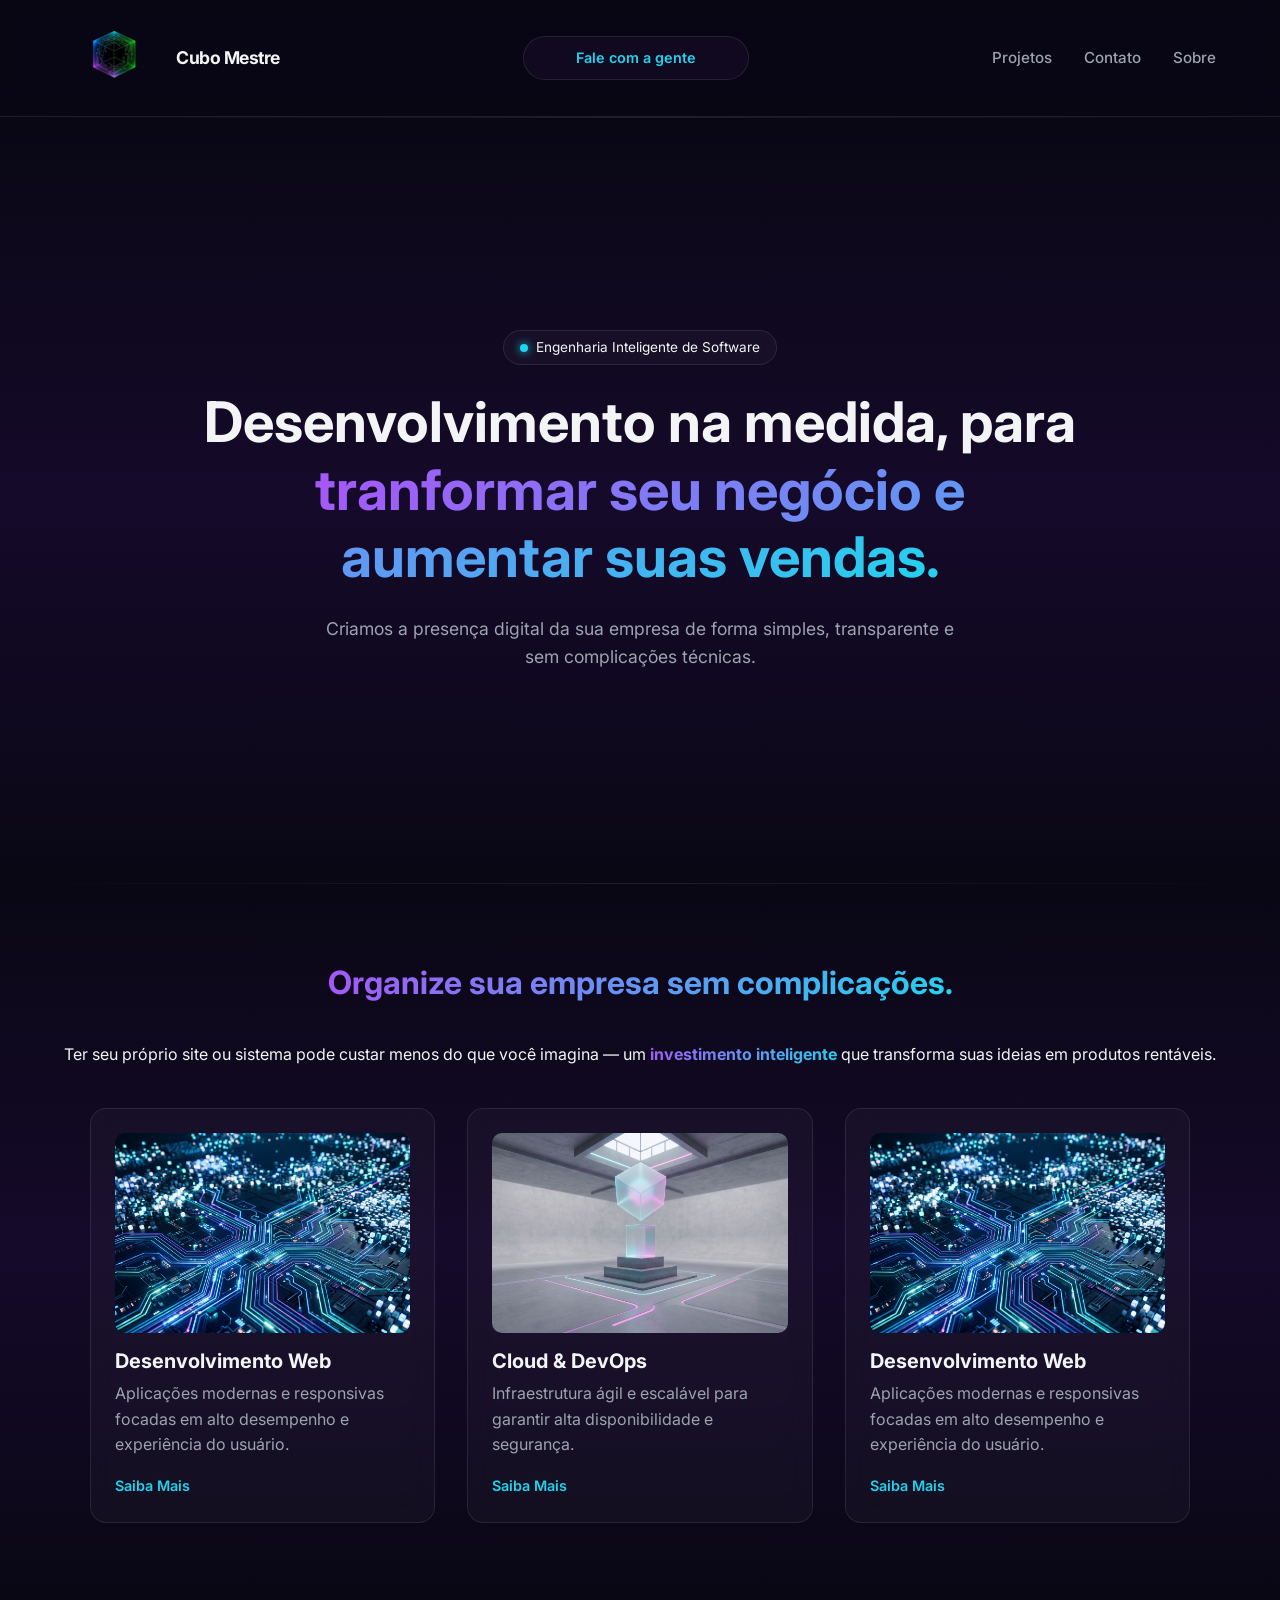
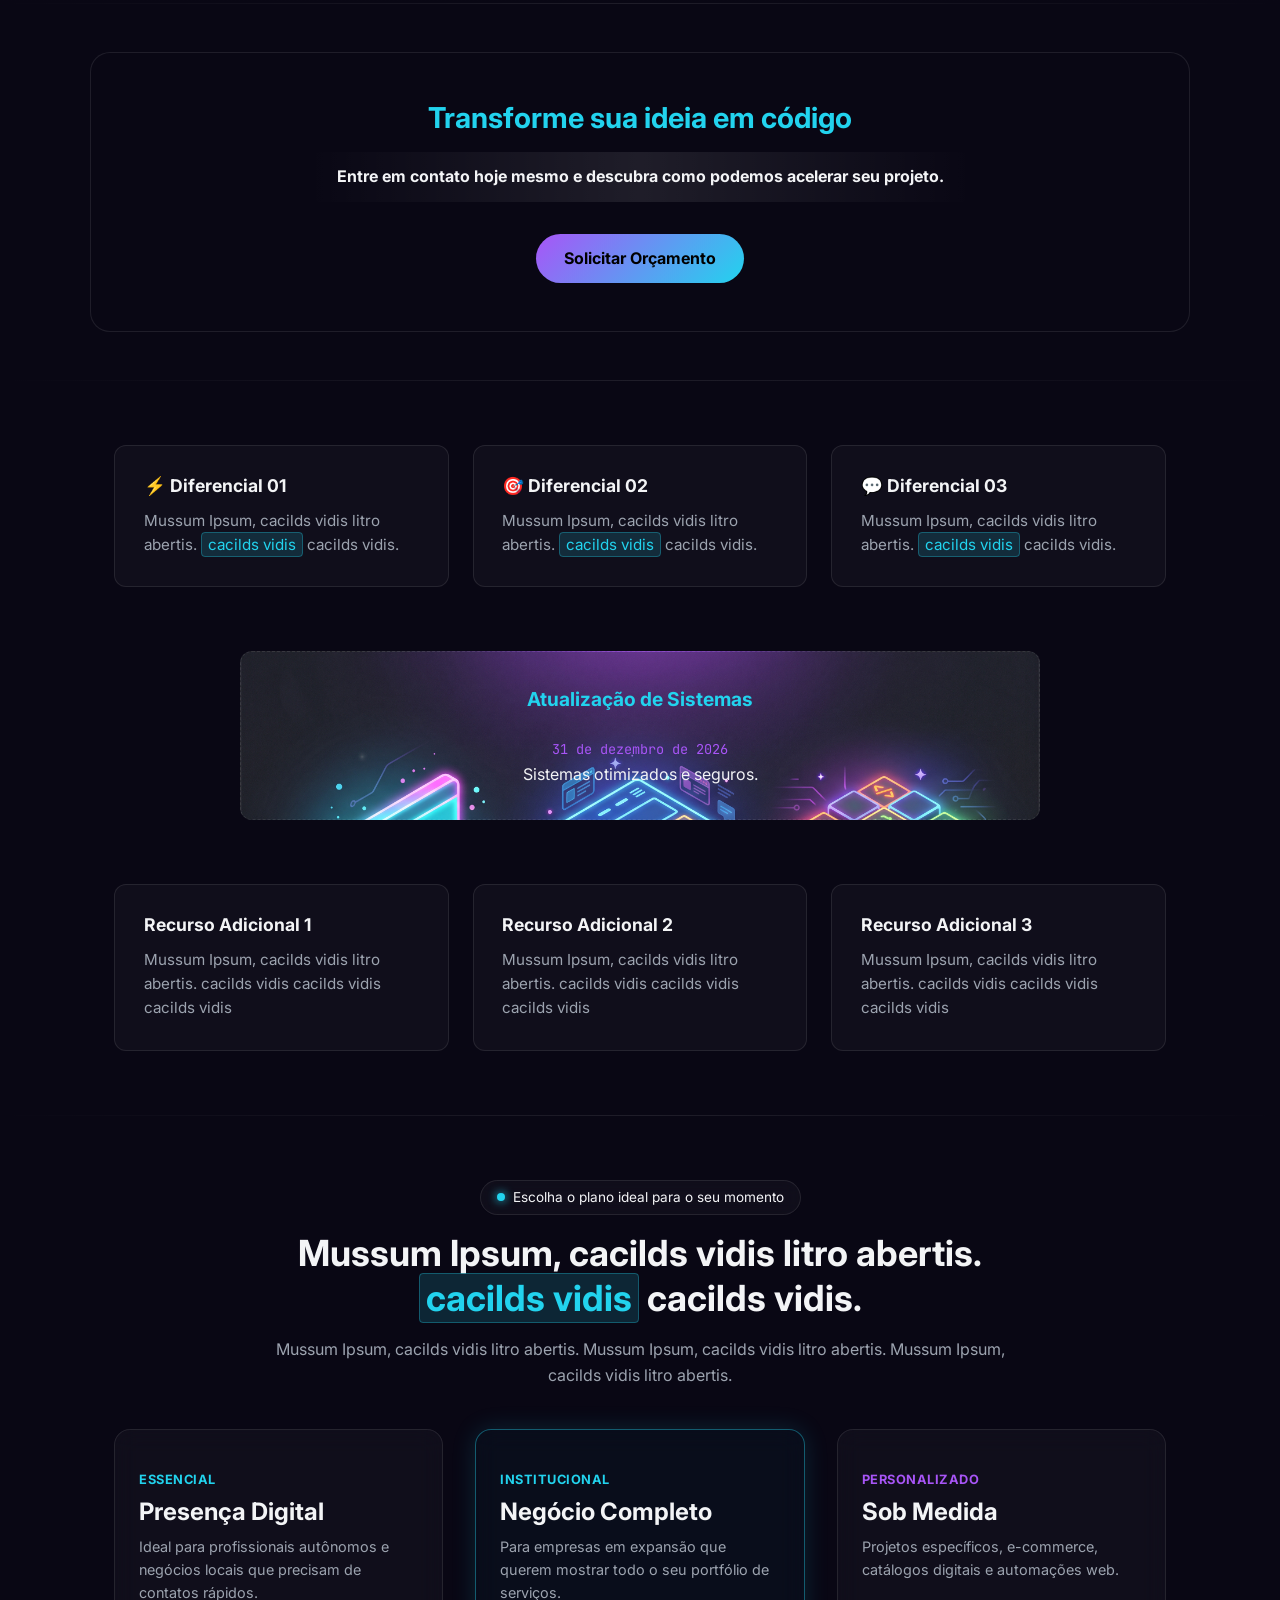
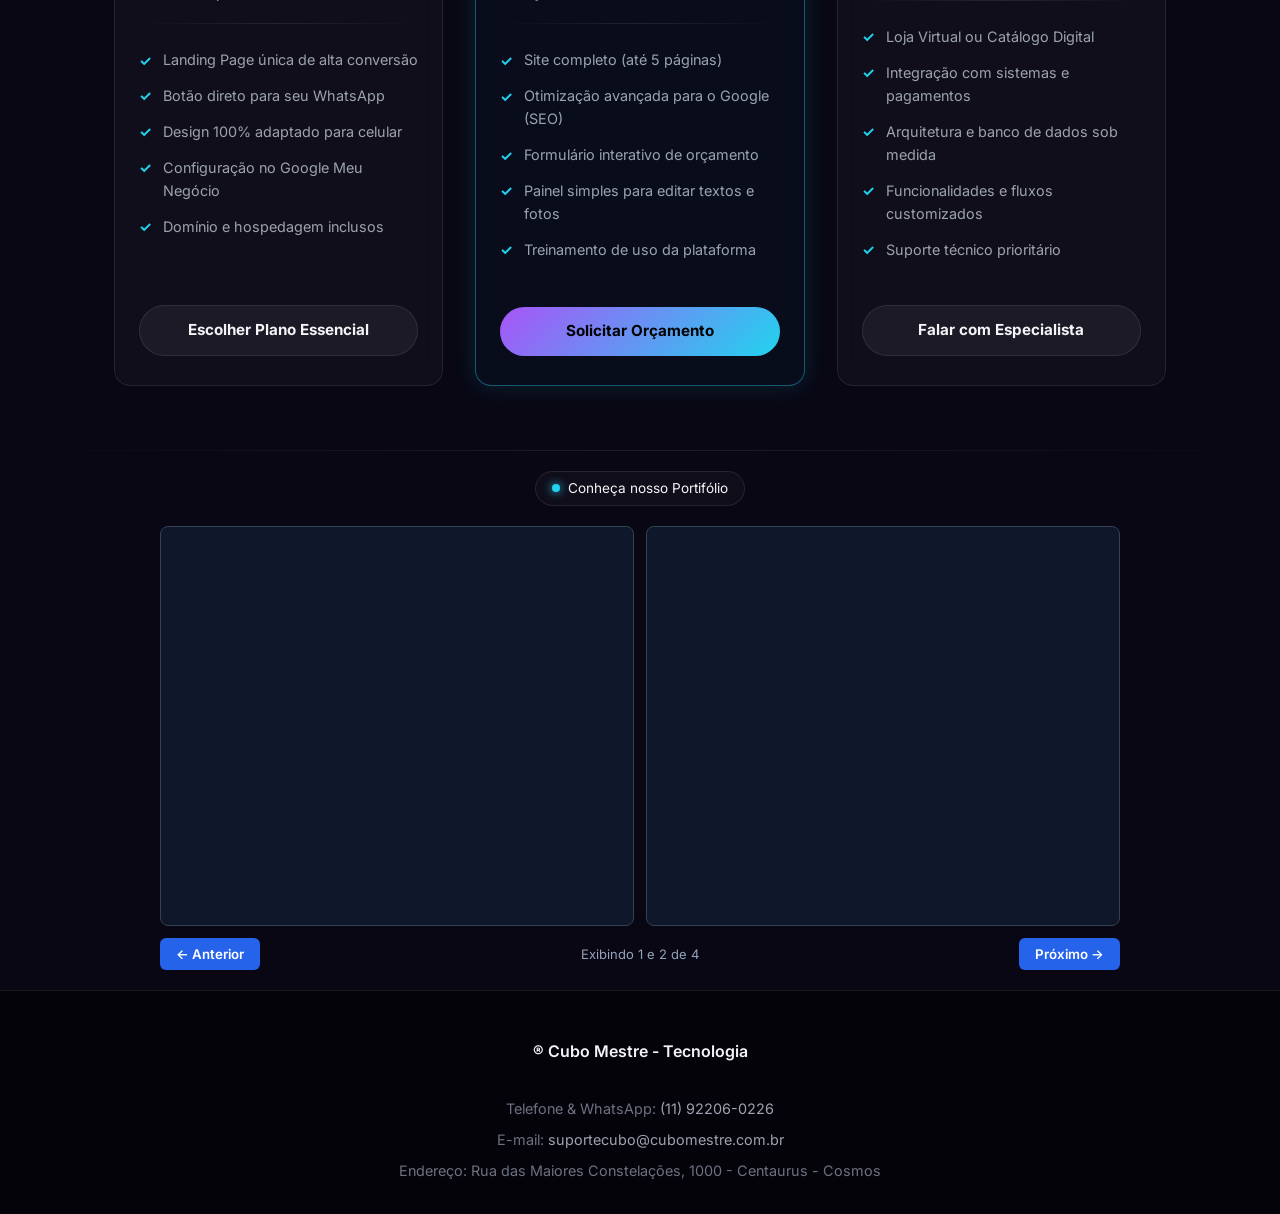
<file: index.html>
<!DOCTYPE html>
<html lang="pt-br">
<head>
    <meta charset="UTF-8">
    <meta name="viewport" content="width=device-width, initial-scale=1.0">
    <meta name="description" content="Cubo Mestre - Engenharia Inteligente de Software e Desenvolvimento de Sistemas Escaláveis.">
    <meta name="robots" content="noindex, nofollow">
    <title>Cubo Mestre - Tecnologia</title>

    <link rel="stylesheet" href="CSS/styleHome.css">
    
    <!-- Google Fonts -->
    <link rel="preconnect" href="https://fonts.googleapis.com">
    <link rel="preconnect" href="https://fonts.gstatic.com" crossorigin>
    <link href="https://fonts.googleapis.com/css2?family=Inter:wght@400;500;600;700;800&family=JetBrains+Mono:wght@400;500&display=swap" rel="stylesheet">
</head>
<body>

    <header class="topo-menu">
        <div class="logo-topo">
            <img class="logo-img" src="img/logo3-removebg-preview.png" alt="Cubo Mestre - Tecnologia">
            <span class="texto-claro">Cubo Mestre</span>
        </div>

        <div class="link-interno cartao-vidro">
            <p><a href="#pacotes">Fale com a gente</a></p>
        </div>

        <nav class="menu">
            <ul class="lista-menu link-interno">
                <li><a href="#projetos">Projetos</a></li>
                <li><a href="#contato">Contato</a></li>
                <li><a href="#sobre">Sobre</a></li>
            </ul>
        </nav>
    </header>

    <main>
        <div class="linha"></div>

        <section class="conteudo-principal">
            <span class="texto-conteudo">
                <span class="ponto-pulsante"></span> Engenharia Inteligente de Software
            </span>
            <h1>Desenvolvimento na medida, para <span class="texto-gradiente">tranformar seu negócio e aumentar suas vendas.</span></h1>
            <p class="texto-escuro">
                Criamos a presença digital da sua empresa de forma simples, transparente e sem complicações técnicas.
            </p>
        </section>

        <div class="linha"></div>

        <section class="conteudo-normal">
            <h2 class="texto-gradiente"><strong>Organize sua empresa sem complicações.</strong></h2>
            <p class="texto-claro">Ter seu próprio site ou sistema pode custar menos do que você imagina — um 
                <span class="texto-gradiente">investimento inteligente</span> 
                que transforma suas ideias em produtos rentáveis.
            </p>
            <div class="card-duplo">
                <article class="card">
                    <div class="foto">
                        <img src="img/img1.jpg" alt="Interface de software desenvolvida pela Cubo Mestre">
                    </div>
                    <div class="texto-card">
                        <h3>Desenvolvimento Web</h3>
                        <p class="texto-escuro">
                            Aplicações modernas e responsivas focadas em alto desempenho e experiência do usuário.
                        </p>
                        <a href="#link1">Saiba Mais</a>
                    </div>   
                </article>

                <article class="card">
                    <div class="foto">
                        <img src="img/img2.jpg" alt="Arquitetura de nuvem e microsserviços">
                    </div>
                    <div class="texto-card">
                        <h3>Cloud & DevOps</h3>
                        <p class="texto-escuro">
                            Infraestrutura ágil e escalável para garantir alta disponibilidade e segurança.
                        </p>
                        <a href="#link2">Saiba Mais</a>
                    </div>   
                </article>

                <article class="card">
                    <div class="foto">
                        <img src="img/img1.jpg" alt="Interface de software desenvolvida pela Cubo Mestre">
                    </div>
                    <div class="texto-card">
                        <h3>Desenvolvimento Web</h3>
                        <p class="texto-escuro">
                            Aplicações modernas e responsivas focadas em alto desempenho e experiência do usuário.
                        </p>
                        <a href="#link1">Saiba Mais</a>
                    </div>   
                </article>

            </div>
        </section>

        <div class="linha"></div>
        
        <aside class="anuncio imagem_fundo_1">
            <h2 class="">Transforme sua ideia em código</h2>
            <p class="texto-claro">Entre em contato hoje mesmo e descubra como podemos acelerar seu projeto.</p>
            <a href="#contato">Solicitar Orçamento</a>
        </aside>

        <div class="linha"></div>

        <section class="cards">
            <article class="card-item"> 
                <h3>⚡ Diferencial 01</h3>
                <p>Mussum Ipsum, cacilds vidis litro abertis. <mark>cacilds vidis</mark> cacilds vidis.</p>
            </article>
            <article class="card-item"> 
                <h3>🎯 Diferencial 02</h3>
               <p>Mussum Ipsum, cacilds vidis litro abertis. <mark>cacilds vidis</mark> cacilds vidis.</p>
            </article>
            <article class="card-item"> 
                <h3>💬 Diferencial 03</h3>
                <p>Mussum Ipsum, cacilds vidis litro abertis. <mark>cacilds vidis</mark> cacilds vidis.</p>
            </article>
        </section>

        <section class="secao-teste imagem_fundo_2">
            <h4>Atualização de Sistemas</h4>
            <time datetime="2026-12-31">31 de dezembro de 2026</time>
            <p>Sistemas otimizados e seguros.</p>
            <!---->
        </section>

        <section class="cards-two">
            <article class="card-item">
                <h3>Recurso Adicional 1</h3>
                <p>Mussum Ipsum, cacilds vidis litro abertis. cacilds vidis cacilds vidis cacilds vidis</p>
            </article>
            <article class="card-item">
                <h3>Recurso Adicional 2</h3>
                <p>Mussum Ipsum, cacilds vidis litro abertis. cacilds vidis cacilds vidis cacilds vidis</p>
            </article>
            <article class="card-item">
                <h3>Recurso Adicional 3</h3>
                <p>Mussum Ipsum, cacilds vidis litro abertis. cacilds vidis cacilds vidis cacilds vidis</p>
            </article>
        </section>
        
        <div class="linha"></div>
        
        <!-- SEÇÃO DE PACOTES E SERVIÇOS -->
        <section id="pacotes" class="secao-pacotes">
            <div class="cabecalho-secao">
                <span class="texto-conteudo">
                    <span class="ponto-pulsante"></span> Escolha o plano ideal para o seu momento
                </span>
                <h2><p>Mussum Ipsum, cacilds vidis litro abertis. <mark>cacilds vidis</mark> cacilds vidis.</p></h2>
                <p class="texto-escuro">Mussum Ipsum, cacilds vidis litro abertis. Mussum Ipsum, cacilds vidis litro abertis. Mussum Ipsum, cacilds vidis litro abertis.</p>
            </div>

            <div class="grade-pacotes">
                
                <!-- CARD 1 -->
                <article class="card-pacote">
                    <span class="badge-plano">Essencial</span>
                    <h3 class="nome-pacote">Presença Digital</h3>
                    <p class="descricao-pacote">Ideal para profissionais autônomos e negócios locais que precisam de contatos rápidos.</p>
                    
                    <div class="linha"></div>
                    
                    <ul class="lista-recursos">
                        <li>Landing Page única de alta conversão</li>
                        <li>Botão direto para seu WhatsApp</li>
                        <li>Design 100% adaptado para celular</li>
                        <li>Configuração no Google Meu Negócio</li>
                        <li>Domínio e hospedagem inclusos</li>
                    </ul>
                    
                    <a href="https://wa.me/5511922060226?text=Ol%C3%A1!%20Gostaria%20de%20saber%20mais%20sobre%20o%20Plano%20Presen%C3%A7a%20Digital." class="btn-pacote btn-secundario">
                        Escolher Plano Essencial
                    </a>
                </article>

                <!-- CARD 2 (DESTAQUE) -->
                <article class="card-pacote card-destaque">
                    <span class="badge-plano">Institucional</span>
                    <h3 class="nome-pacote">Negócio Completo</h3>
                    <p class="descricao-pacote">Para empresas em expansão que querem mostrar todo o seu portfólio de serviços.</p>
                    
                    <div class="linha"></div>
                    
                    <ul class="lista-recursos">
                        <li>Site completo (até 5 páginas)</li>
                        <li>Otimização avançada para o Google (SEO)</li>
                        <li>Formulário interativo de orçamento</li>
                        <li>Painel simples para editar textos e fotos</li>
                        <li>Treinamento de uso da plataforma</li>
                    </ul>
                    
                    <a href="https://wa.me/5511922060226?text=Ol%C3%A1!%20Gostaria%20de%20saber%20mais%20sobre%20o%20Plano%20Neg%C3%B3cio%20Completo." class="btn-pacote btn-principal">
                        Solicitar Orçamento
                    </a>
                </article>

                <!-- CARD 3 -->
                <article class="card-pacote">
                    <span class="badge-plano texto-roxo">Personalizado</span>
                    <h3 class="nome-pacote">Sob Medida</h3>
                    <p class="descricao-pacote">Projetos específicos, e-commerce, catálogos digitais e automações web.</p>
                    
                    <div class="linha"></div>
                    
                    <ul class="lista-recursos">
                        <li>Loja Virtual ou Catálogo Digital</li>
                        <li>Integração com sistemas e pagamentos</li>
                        <li>Arquitetura e banco de dados sob medida</li>
                        <li>Funcionalidades e fluxos customizados</li>
                        <li>Suporte técnico prioritário</li>
                    </ul>
                    
                    <a href="https://wa.me/5511922060226?text=Ol%C3%A1!%20Tenho%20um%20projeto%20sob%20medida%20e%20gostaria%20de%20falar%20com%20um%20especialista." class="btn-pacote btn-secundario">
                        Falar com Especialista
                    </a>
                </article>

            </div>
        </section>
        
        <div class="linha"></div>

        <section class="carrossel-container">
            <span class="texto-conteudo">
                    <span class="ponto-pulsante"></span> Conheça nosso Portifólio
            </span>
            
            <div class="grid-iframes">
                <div class="iframe-card">
                    <iframe id="iframe1" title="Página 1"></iframe>
                </div>
                <div class="iframe-card">
                <iframe id="iframe2" title="Página 2"></iframe>
                </div>
            </div>

            <div class="controles">
                <button onclick="mudarPagina(-2)">← Anterior</button>
                <span id="indicador" class="indicador"></span>
                <button onclick="mudarPagina(2)">Próximo →</button>
            </div>
        </section>

<script>
  // Lista com as páginas que deseja exibir
  const paginas = [
    { titulo: "Wikipedia - Brasil", url: "https://pt.wikipedia.org/wiki/Brasil"},
    { titulo: "OpenStreetMap", url: "https://www.openstreetmap.org/export/embed.html" },
    { titulo: "Exemplo 1", url: "https://example.com" },
    { titulo: "Exemplo 2", url: "https://example.org" }
  ];

  let indiceAtual = 0;

  function carregarPaginas() {
    const iframe1 = document.getElementById('iframe1');
    const iframe2 = document.getElementById('iframe2');
    const indicador = document.getElementById('indicador');

    // Primeira página do par
    iframe1.src = paginas[indiceAtual].url;

    // Segunda página do par (verifica se existe um índice seguinte)
    const proximoIndice = (indiceAtual + 1) % paginas.length;
    iframe2.src = paginas[proximoIndice].url;

    // Atualiza o indicador
    indicador.textContent = `Exibindo ${indiceAtual + 1} e ${proximoIndice + 1} de ${paginas.length}`;
  }

  function mudarPagina(passo) {
    indiceAtual += passo;

    // Lógica para loop infinito avançando/voltando de 2 em 2
    if (indiceAtual >= paginas.length) {
      indiceAtual = 0;
    } else if (indiceAtual < 0) {
      indiceAtual = paginas.length - (paginas.length % 2 === 0 ? 2 : 1);
    }

    carregarPaginas();
  }

  // Inicializa ao carregar
  carregarPaginas();
</script>
    
    </main>

    <footer>
        <div class="copy-rodape">
            <p>&reg; Cubo Mestre - Tecnologia</p>
        </div>
        <address id="contato">
            <p>Telefone & WhatsApp: <a href="tel:5511922060226">(11) 92206-0226</a></p>
            <p>E-mail: <a href="mailto:suportecubo@cubomestre.com.br">suportecubo@cubomestre.com.br</a></p>
            <p>Endereço: Rua das Maiores Constelações, 1000 - Centaurus - Cosmos</p>
        </address>
    </footer>

</body>
</html>
</file>
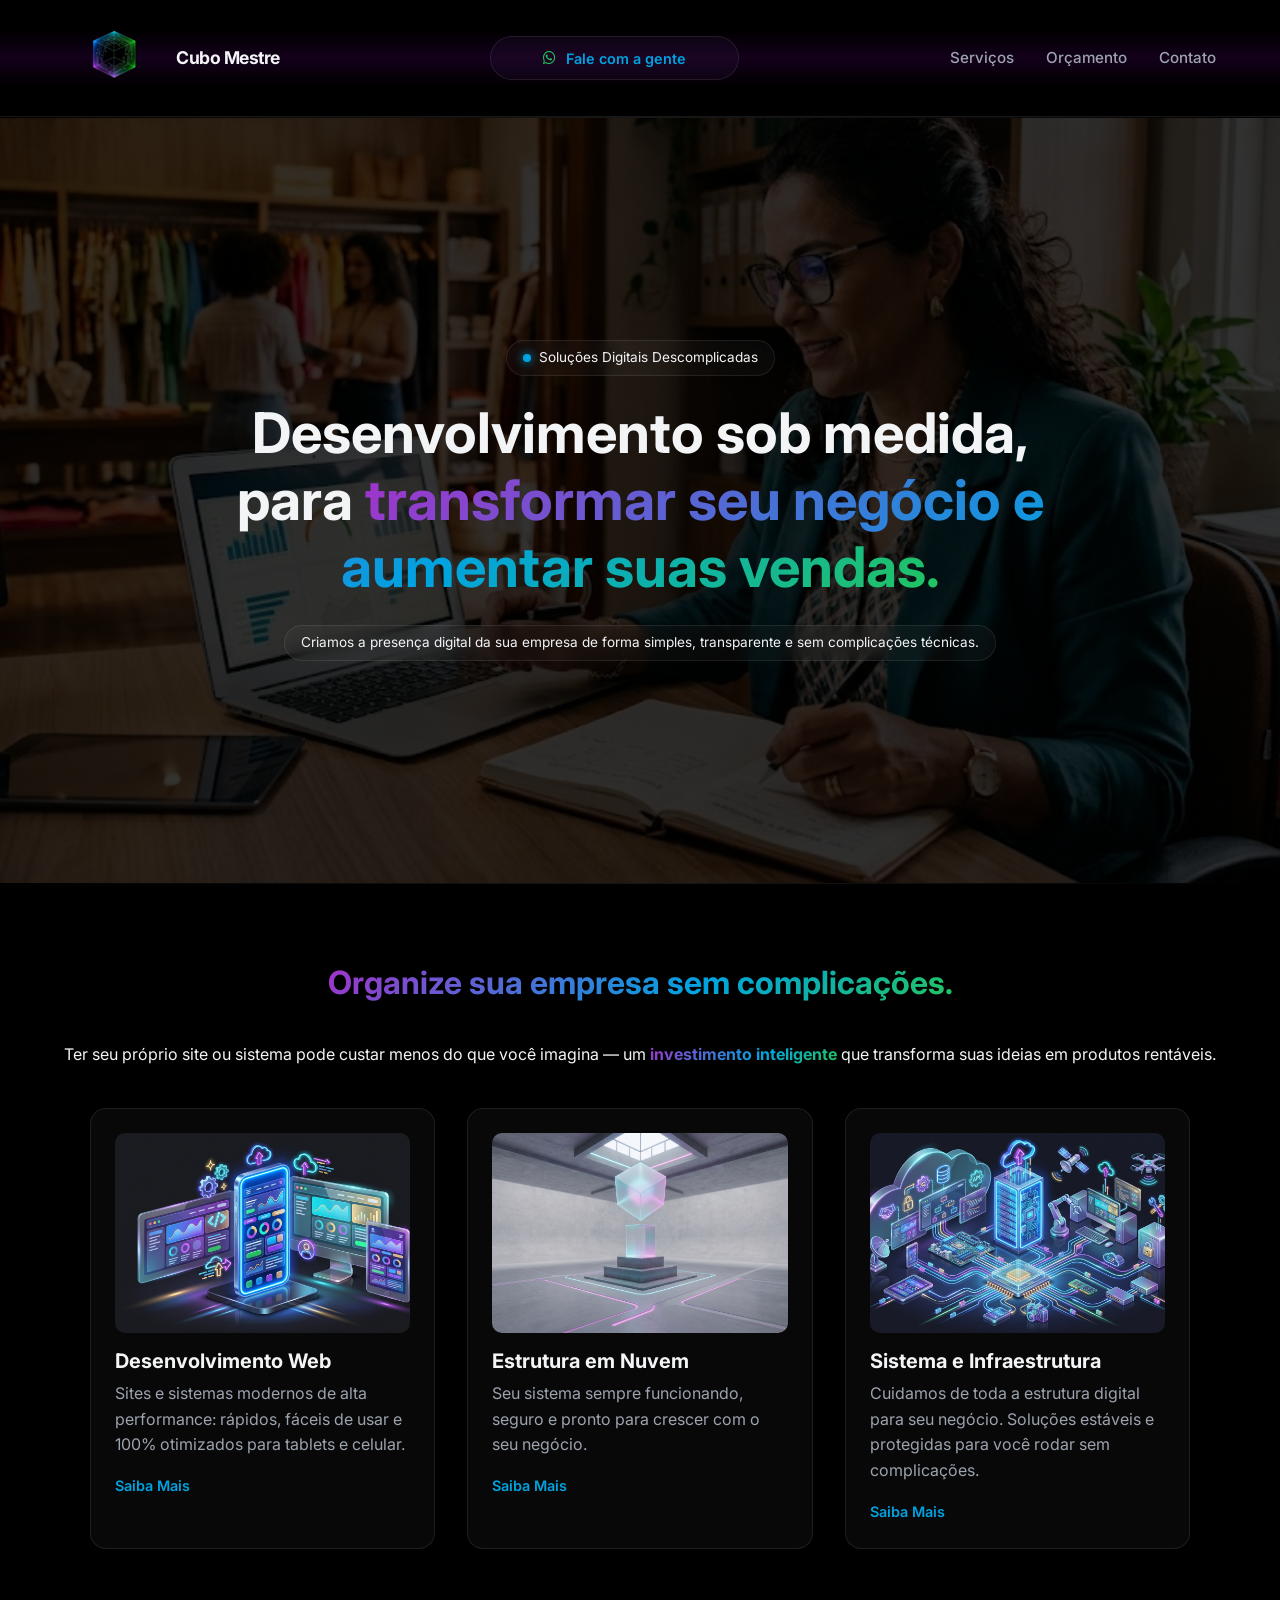
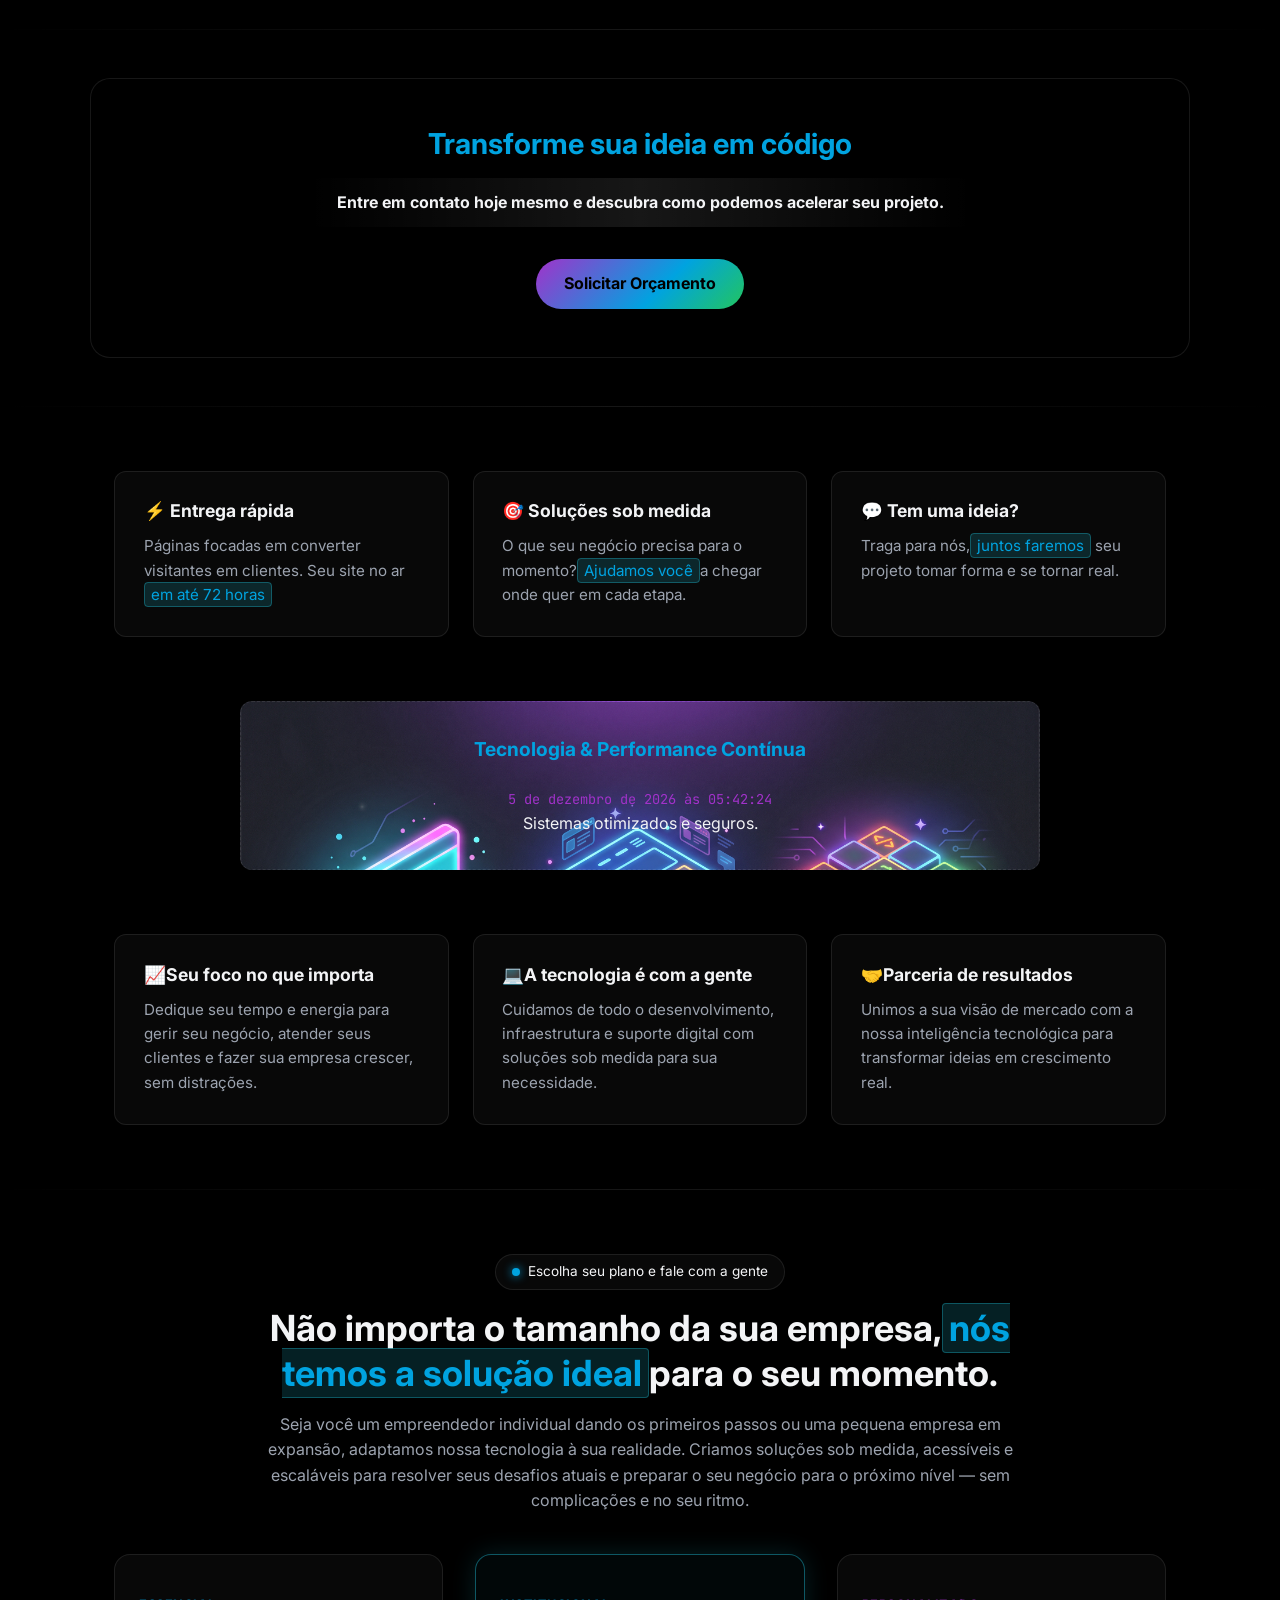
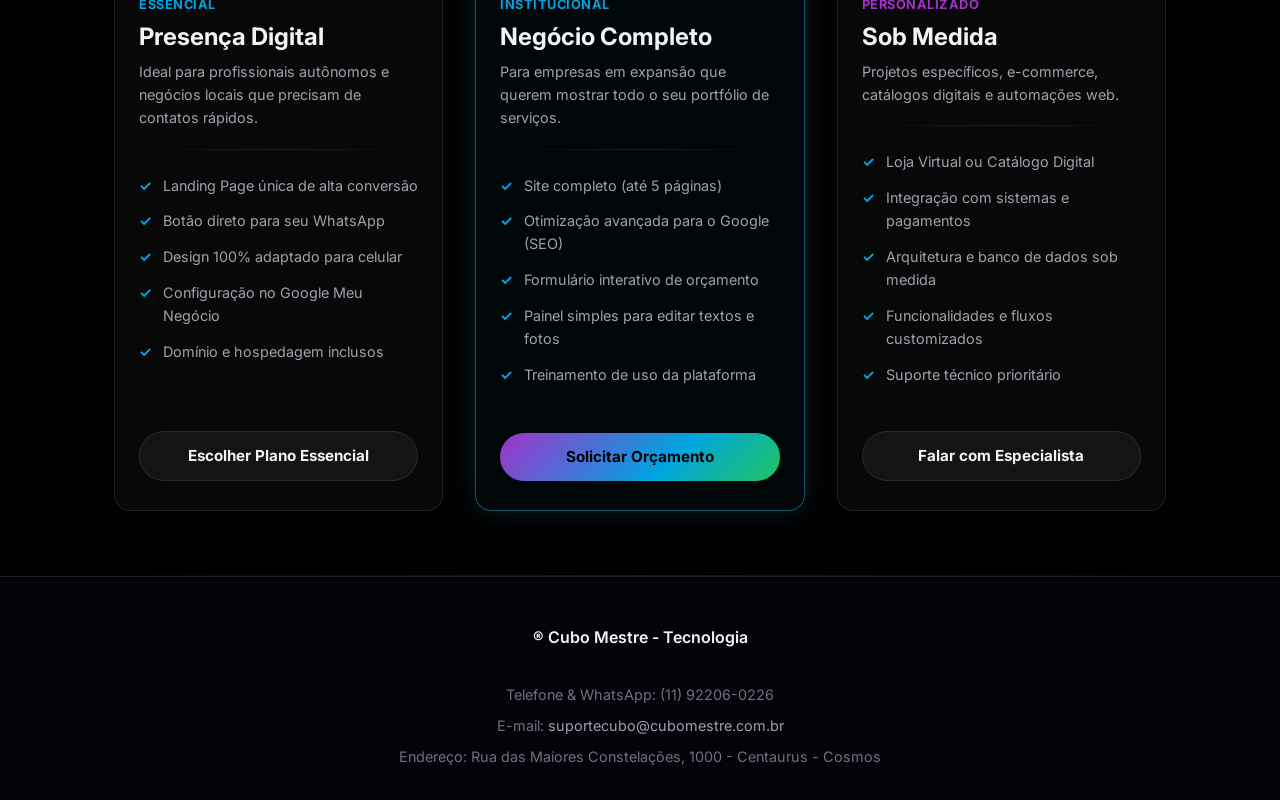
<file: cubomestre/index.html>
<!DOCTYPE html>
<html lang="pt-br">
<head>
    <meta charset="UTF-8">
    <meta name="viewport" content="width=device-width, initial-scale=1.0">
    <meta name="description" content="Cubo Mestre - Engenharia Inteligente de Software e Desenvolvimento de Sistemas Escaláveis.">
    <meta name="robots" content="noindex, nofollow">
    <title>Cubo Mestre - Tecnologia</title>

    <link rel="stylesheet" href="CSS/styleHome.css">
    
    <!-- Fonts -->
    <link rel="preconnect" href="https://fonts.googleapis.com">
    <link rel="preconnect" href="https://fonts.gstatic.com" crossorigin>
    <link rel="stylesheet" href="https://cdnjs.cloudflare.com/ajax/libs/font-awesome/6.5.1/css/all.min.css">
    <link href="https://fonts.googleapis.com/css2?family=Inter:wght@400;500;600;700;800&family=JetBrains+Mono:wght@400;500&display=swap" rel="stylesheet">
</head>
<body>
    <!-- Topo com logo botao whats -->
    <header class="topo-menu">
        <div class="logo-topo">
            <img class="logo-img" src="img/logo3-removebg-preview.png" alt="Cubo Mestre - Tecnologia">
            <span class="texto-claro">Cubo Mestre</span>
        </div>

        <div class="fale-com">
            <p><a href="https://wa.me/5511922060226?text=Ol%C3%A1!%20Tenho%20um%20projeto%20sob%20medida%20e%20gostaria%20de%20falar%20com%20um%20especialista." target="_blank"><i class="fa-brands fa-whatsapp verde"></i>Fale com a gente</a></p>
        </div>

        <!-- Nav Lista-Menu -->

        <nav class="menu">
            <ul class="lista-menu">
                <li><a href="#servicos">Serviços</a></li>
                <li><a href="#orcamento">Orçamento</a></li>
                <li><a href="#contato">Contato</a></li>
            </ul>
        </nav>
    </header>
    
    <main>
        <div class="linha"></div>

        <!-- Conteudo Principal Hero da pagina com imagem de fundo mulher analisando dados -->

        <section class="conteudo-principal">
            <span class="texto-conteudo">
                <span class="ponto-pulsante"></span>Soluções Digitais Descomplicadas
            </span>
            <h1>Desenvolvimento sob medida, para <span class="texto-gradiente">transformar seu negócio e aumentar suas vendas.</span></h1>
            <p class="texto-conteudo">
                Criamos a presença digital da sua empresa de forma simples, transparente e sem complicações técnicas.
            </p>
        </section>

        <div class="linha"></div>

        <!-- Anuncio de Serviços -->

        <section class="conteudo-normal" id="servicos">
            <h2 class="texto-gradiente" ><strong>Organize sua empresa sem complicações.</strong></h2>
            <p class="texto-claro">Ter seu próprio site ou sistema pode custar menos do que você imagina — um 
                <span class="texto-gradiente">investimento inteligente</span> 
                que transforma suas ideias em produtos rentáveis.
            </p>
            <!-- 3 cards médios com foto e descrição de serviços -->

            <div class="card-servicos">
                <article class="card">
                    <div class="foto">
                        <img src="img/desenvolvimeWeb.jpg" alt="Desenvolvimento WEB">
                    </div>
                    <div class="texto-card">
                        <h3>Desenvolvimento Web</h3>
                        <p class="texto-escuro">
                           Sites e sistemas modernos de alta performance: rápidos, fáceis de usar e 100% 
                           otimizados para tablets e celular.
                        </p>
                        <a href="#link1">Saiba Mais</a>
                    </div>   
                </article>

                <article class="card">
                    <div class="foto">
                        <img src="img/img2.jpg" alt="Arquitetura de nuvem e microsserviços">
                    </div>
                    <div class="texto-card">
                        <h3>Estrutura em Nuvem</h3>
                        <p class="texto-escuro">
                            Seu sistema sempre funcionando, seguro e pronto para crescer com o seu negócio.
                            
                        </p>
                        <a href="#link2">Saiba Mais</a>
                    </div>   
                </article>

                <article class="card">
                    <div class="foto">
                        <img src="img/services.jpg" alt="Serviços Cubo Mestre">
                    </div>
                    <div class="texto-card">
                        <h3>Sistema e Infraestrutura</h3>
                        <p class="texto-escuro">
                            Cuidamos de toda a estrutura digital para seu negócio. 
                            Soluções estáveis e protegidas para você rodar sem complicações.
                        </p>
                        <a href="#orcamento">Saiba Mais</a>
                    </div>   
                </article>

            </div>
           
        </section>

        <div class="linha"></div>

        <!-- Anuncio imagem de fundo homem com celular -->
        <aside class="anuncio imagem_fundo_1">
            <h2 class="">Transforme sua ideia em código</h2>
            <p class="texto-claro">Entre em contato hoje mesmo e descubra como podemos acelerar seu projeto.</p>
            <a href="#orcamento">Solicitar Orçamento</a>
        </aside>

        <div class="linha"></div>

        <section class="cards" id="solucoes">
            <article class="card-item"> 
                <h3>⚡ Entrega rápida</h3>
                <p>Páginas focadas em converter visitantes em clientes. Seu site no ar <mark>em até 72 horas</mark></p>
            </article>
            <article class="card-item"> 
                <h3>🎯 Soluções sob medida</h3>
               <p>O que seu negócio precisa para o momento?<mark>Ajudamos você</mark>a chegar onde quer em cada etapa.</p>
            </article>
            <article class="card-item"> 
                <h3>💬 Tem uma ideia?</h3>
                <p>Traga para nós,<mark>juntos faremos</mark> seu projeto tomar forma e se tornar real.</p>
            </article>
        </section>

        <!-- Seção Teste -->
        <section class="secao-teste imagem_fundo_2">
            <h4>Tecnologia & Performance Contínua</h4>
            <time id="data-sistema" datetime=""></time>
            <p>Sistemas otimizados e seguros.</p>
        </section>

        <section class="cards-two">
            <article class="card-item">
                <h3>📈Seu foco no que importa</h3>
                <p>Dedique seu tempo e energia para gerir seu negócio, 
                   atender seus clientes e fazer sua empresa crescer, sem distrações.</p>
            </article>
            <article class="card-item">
                <h3>💻A tecnologia é com a gente</h3>
                <p>Cuidamos de todo o desenvolvimento, infraestrutura e suporte digital com soluções 
                   sob medida para sua necessidade.</p>
            </article>
            <article class="card-item">
                <h3>🤝Parceria de resultados</h3>
                <p>Unimos a sua visão de mercado com a nossa inteligência tecnológica para transformar 
                   ideias em crescimento real.</p>
            </article>
        </section>
        
        <div class="linha"></div>
        
        <!-- SEÇÃO DE PACOTES E SERVIÇOS -->
        <section id="orcamento" class="secao-pacotes">
            <div class="cabecalho-secao">
                <span class="texto-conteudo">
                    <span class="ponto-pulsante"></span> Escolha seu plano e fale com a gente</span>
                <h2>Não importa o tamanho da sua empresa,<mark>nós temos a solução ideal</mark>para o seu momento.</h2>
                <p class="texto-escuro">Seja você um empreendedor individual dando os primeiros passos ou uma pequena empresa em expansão,
                     adaptamos nossa tecnologia à sua realidade. Criamos soluções sob medida, acessíveis e escaláveis para resolver seus desafios 
                    atuais e preparar o seu negócio para o próximo nível — sem complicações e no seu ritmo.</p>
            </div>

            <div class="grade-pacotes">
                
                <!-- CARD 1 -->
                <article class="card-pacote">
                    <span class="badge-plano">Essencial</span>
                    <h3 class="nome-pacote">Presença Digital</h3>
                    <p class="descricao-pacote">Ideal para profissionais autônomos e negócios locais que precisam de contatos rápidos.</p>
                    
                    <div class="linha"></div>
                    
                    <ul class="lista-recursos">
                        <li>Landing Page única de alta conversão</li>
                        <li>Botão direto para seu WhatsApp</li>
                        <li>Design 100% adaptado para celular</li>
                        <li>Configuração no Google Meu Negócio</li>
                        <li>Domínio e hospedagem inclusos</li>
                    </ul>
                    
                    <a href="https://wa.me/5511922060226?text=Ol%C3%A1!%20Gostaria%20de%20saber%20mais%20sobre%20o%20Plano%20Presen%C3%A7a%20Digital." class="btn-pacote btn-secundario" target="_blank">
                        Escolher Plano Essencial
                    </a>
                </article>

                <!-- CARD 2 (DESTAQUE) -->
                <article class="card-pacote card-destaque">
                    <span class="badge-plano">Institucional</span>
                    <h3 class="nome-pacote">Negócio Completo</h3>
                    <p class="descricao-pacote">Para empresas em expansão que querem mostrar todo o seu portfólio de serviços.</p>
                    
                    <div class="linha"></div>
                    
                    <ul class="lista-recursos">
                        <li>Site completo (até 5 páginas)</li>
                        <li>Otimização avançada para o Google (SEO)</li>
                        <li>Formulário interativo de orçamento</li>
                        <li>Painel simples para editar textos e fotos</li>
                        <li>Treinamento de uso da plataforma</li>
                    </ul>
                    
                    <a href="https://wa.me/5511922060226?text=Ol%C3%A1!%20Gostaria%20de%20saber%20mais%20sobre%20o%20Plano%20Neg%C3%B3cio%20Completo." class="btn-pacote btn-principal" target="_blank">
                        Solicitar Orçamento
                    </a>
                </article>

                <!-- CARD 3 -->
                <article class="card-pacote">
                    <span class="badge-plano texto-roxo">Personalizado</span>
                    <h3 class="nome-pacote">Sob Medida</h3>
                    <p class="descricao-pacote">Projetos específicos, e-commerce, catálogos digitais e automações web.</p>
                    
                    <div class="linha"></div>
                    
                    <ul class="lista-recursos">
                        <li>Loja Virtual ou Catálogo Digital</li>
                        <li>Integração com sistemas e pagamentos</li>
                        <li>Arquitetura e banco de dados sob medida</li>
                        <li>Funcionalidades e fluxos customizados</li>
                        <li>Suporte técnico prioritário</li>
                    </ul>
                    
                    <a href="https://wa.me/5511922060226?text=Ol%C3%A1!%20Tenho%20um%20projeto%20sob%20medida%20e%20gostaria%20de%20falar%20com%20um%20especialista." class="btn-pacote btn-secundario" target="_blank">
                        Falar com Especialista
                    </a>
                </article>

            </div>
        </section>
        
        <div class="linha"></div>

    </main>

    <!-- Rodapé -->
     
    <footer id="contato">
        <div class="copy-rodape">
            <p>&reg; Cubo Mestre - Tecnologia</p>
        </div>
        <address id="contato">
            <p>Telefone & WhatsApp: (11) 92206-0226</p>
            <p>E-mail: <a href="mailto:suportecubo@cubomestre.com.br">suportecubo@cubomestre.com.br</a></p>
            <p>Endereço: Rua das Maiores Constelações, 1000 - Centaurus - Cosmos</p>
        </address>
    </footer>

    <!-- Script para atualizar a data e hora na seção teste (javascript)-->
    <script>
        function atualizarDataHora() {
            const hoje = new Date();

    // Formata data e hora incluindo os segundos
            const dataHoraFormatada = hoje.toLocaleDateString('pt-BR', {
                day: 'numeric',
                month: 'long',
                year: 'numeric'
            }) + ' às ' + hoje.toLocaleTimeString('pt-BR'); // Adiciona a hora exata com segundos

            const el = document.getElementById('data-sistema');
                if (el) {
                el.textContent = `${dataHoraFormatada}`;
                el.setAttribute('datetime', hoje.toISOString());
                }
        }

  // Executa imediatamente e depois atualiza a cada 1 segundo (1000ms)
        atualizarDataHora();
        setInterval(atualizarDataHora, 1000);
    </script>

</body>
</html>
</file>
<file: CSS/styleHome.css>
/* ==========================================================================
   1. VARIÁVEIS E RESET GLOBAL
   ========================================================================== */
:root {
  /* Cores Principais */
  --bg-dark: #090714;
  --bg-card: rgba(255, 255, 255, 0.03);
  --bg-card-hover: rgba(255, 255, 255, 0.07);
  --border-glass: rgba(255, 255, 255, 0.09);
  --border-active: rgba(34, 211, 238, 0.3);
  
  /* Cores de Texto */
  --text-main: #f3f4f6;
  --text-muted: #9ca3af;
  --text-dim: #6b7280;
  
  /* Acentos e Gradientes */
  --cyan: #22d3ee;
  --purple-glow: #a855f7;
  --grad-main: linear-gradient(135deg, #a855f7 0%, #22d3ee 100%);
  --grad-dark: linear-gradient(180deg, #090714 0%, #150a2a 50%, #090714 100%);
}

* {
  margin: 0;
  padding: 0;
  box-sizing: border-box;
  font-family: 'Inter', sans-serif;
}

body {
  background-color: var(--bg-dark);
  color: var(--text-main);
  line-height: 1.6;
  overflow-x: hidden;
}

/* ==========================================================================
   2. ELEMENTOS UTILITÁRIOS E TIPOGRAFIA
   ========================================================================== */
.linha {
  background: linear-gradient(90deg, transparent, var(--border-glass), transparent);
  height: 1px;
  width: 100%;
}

.texto-claro {
  color: var(--text-main);
}

.texto-escuro {
  color: var(--text-muted);
}

.texto-gradiente {
  background: var(--grad-main);
  background-clip: text; /* Propriedade padrão para compatibilidade */
  -webkit-background-clip: text;
  -webkit-text-fill-color: transparent;
  color: transparent; /* Fallback padrão */
  font-weight: 700;
}

mark {
  background: rgba(34, 211, 238, 0.15);
  color: var(--cyan);
  padding: 2px 6px;
  border-radius: 4px;
  border: 1px solid rgba(34, 211, 238, 0.3);
}

.imagem_fundo_1{
    position: relative;
    background-position: center;
    background-size: cover;
    background-attachment: fixed;
}  

.imagem_fundo_2{
  position: relative;
    background-position: top;
    background-size: cover;
    
}

/* ==========================================================================
   3. CABEÇALHO (TOPO-MENU)
   ========================================================================== */
.topo-menu {
  display: flex;
  align-items: center;
  justify-content: space-between;
  padding: 0.5rem 5%;
  min-height: 40px;
  background: rgba(9, 7, 20, 0.8);
  backdrop-filter: blur(12px);
  position: sticky;
  top: 0;
  z-index: 100;
  border-bottom: 1px solid var(--border-glass);
}

.logo-topo {
  display: flex;
  align-items: center;
  gap: 12px;
}

.logo-img {
  width: 100px;
  height: auto;
  object-fit: contain;
}

.logo-topo .texto-claro {
  font-size: 1.1rem;
  font-weight: 700;
  letter-spacing: -0.5px;
}

.menu .lista-menu {
  list-style: none;
  display: flex;
  gap: 2rem;
}

.menu a {
  text-decoration: none;
  color: var(--text-muted);
  font-size: 0.95rem;
  font-weight: 500;
  transition: color 0.3s ease;
}

.menu a:hover {
  color: var(--cyan);
}

/* Botão Cartão Vidro */
.cartao-vidro {
  border: 1px solid var(--border-glass);
  background: rgba(168, 85, 247, 0.05);
  border-radius: 30px;
  padding: 8px 20px;
  transition: all 0.3s ease;
}

.cartao-vidro a {
  text-decoration: none;
  color: var(--cyan);
  font-size: 0.9rem;
  font-weight: 600;
  padding: 2rem;
}

.cartao-vidro:hover {
  border-color: var(--cyan);
  background: rgba(34, 211, 238, 0.1);
  transform: translateY(-2px);
  box-shadow: 0 4px 20px rgba(34, 211, 238, 0.2);
}

/* ==========================================================================
   4. CONTEÚDO PRINCIPAL (HERO SECTION)
   ========================================================================== */
.conteudo-principal {
  background: var(--grad-dark);
  min-height: 85vh;
  display: flex;
  flex-direction: column;
  align-items: center;
  justify-content: center;
  text-align: center;
  gap: 1.5rem;
  padding: 4rem 1.5rem;
}

.texto-conteudo {
  display: inline-flex;
  align-items: center;
  gap: 8px;
  color: var(--text-main);
  font-size: 0.85rem;
  border: 1px solid var(--border-glass);
  background: rgba(255, 255, 255, 0.03);
  padding: 6px 16px;
  border-radius: 30px;
  backdrop-filter: blur(8px);
}

.ponto-pulsante {
  display: inline-block;
  width: 8px;
  height: 8px;
  border-radius: 50%;
  background-color: var(--cyan);
  box-shadow: 0 0 10px var(--cyan);
  animation: pulse 2s cubic-bezier(0.4, 0, 0.6, 1) infinite;
}

@keyframes pulse {
  0%, 100% { opacity: 1; transform: scale(1); }
  50% { opacity: 0.4; transform: scale(0.85); }
}

.conteudo-principal h1, h2, h3{
  color: var(--text-main);
  font-size: clamp(2rem, 5vw, 3.5rem);
  max-width: 900px;
  line-height: 1.2;
}


.conteudo-principal .texto-escuro {
  font-size: 1.1rem;
  max-width: 650px;
}

/* ==========================================================================
   5. SEÇÃO DE SOLUÇÕES (CARDS DUPLOS)
   ========================================================================== */
.conteudo-normal {
  background: var(--grad-dark);
  padding: 5rem 1.5rem;
  display: flex;
  flex-direction: column;
  align-items: center;
  gap: 2.5rem;
}

.conteudo-normal h2 {
  font-size: 2rem;
  color: var(--text-main);
}

.card-duplo {
  width: 100%;
  max-width: 1100px;
  display: grid;
  grid-template-columns: repeat(auto-fit, minmax(320px, 1fr));
  gap: 2rem;
}

.card {
  background: var(--bg-card);
  border: 1px solid var(--border-glass);
  border-radius: 16px;
  padding: 1.5rem;
  backdrop-filter: blur(12px);
  transition: all 0.3s ease;
  display: flex;
  flex-direction: column;
  gap: 1rem;
}

.card:hover {
  border-color: var(--border-active);
  transform: translateY(-5px);
  box-shadow: 0 10px 30px -10px rgba(168, 85, 247, 0.3);
  background: var(--bg-card-hover);
}

.foto {
  width: 100%;
  height: 200px;
  border-radius: 10px;
  overflow: hidden;
}

.foto img {
  width: 100%;
  height: 100%;
  object-fit: cover;
  transition: transform 0.5s ease;
}

.card:hover .foto img {
  transform: scale(1.05);
}

.texto-card h3 {
  color: var(--text-main);
  font-size: 1.25rem;
  margin-bottom: 0.5rem;
}

.texto-card a {
  display: inline-block;
  margin-top: 1rem;
  color: var(--cyan);
  text-decoration: none;
  font-weight: 600;
  font-size: 0.9rem;
}

/* ==========================================================================
   6. ANÚNCIO / BANNER DESTACADO
   ========================================================================== */
.anuncio {
  max-width: 1100px;
  margin: 3rem auto;
  padding: 3rem 2rem;
  background-image: url(../img/empreendedor.jpg);
  border: 1px solid var(--border-glass);
  border-radius: 20px;
  text-align: center;
  display: flex;
  flex-direction: column;
  align-items: center;
  gap: 1rem;
}

.anuncio h2 {
  font-size: 1.8rem;
  color: var(--cyan);
}

.anuncio a {
  display: inline-block;
  margin-top: 1rem;
  padding: 12px 28px;
  background: var(--grad-main);
  color: #000;
  font-weight: 700;
  text-decoration: none;
  border-radius: 30px;
  transition: transform 0.3s ease, box-shadow 0.3s ease;
}
.anuncio p{
  color: var(--grad-main);
  background: linear-gradient(90deg, transparent, var(--border-glass), transparent);
  padding: 12px 28px;
  font-weight: 700;
  text-decoration: none;
  border-radius: 10px;
  transition: transform 0.3s ease, box-shadow 0.3s ease;
}
.anuncio a:hover{
  transform: scale(1.05);
  box-shadow: 0 0 20px rgba(34, 211, 238, 0.4);
}

/* ==========================================================================
   7. SEÇÕES DE CARDS E RECURSOS (GRID)
   ========================================================================== */
.cards, .cards-two{
  max-width: 1100px;
  margin: 4rem auto;
  padding: 0 1.5rem;
  display: grid;
  grid-template-columns: repeat(auto-fit, minmax(280px, 1fr));
  gap: 1.5rem;
  background-color: var(--grad-dark);
}

.card-item{
  background: var(--bg-card);
  border: 1px solid var(--border-glass);
  padding: 1.8rem;
  border-radius: 12px;
  transition: border-color 0.3s ease;
}

.card-item:hover{
  border-color: var(--border-active);
}

.card-item h3{
  color: var(--text-main);
  font-size: 1.1rem;
  margin-bottom: 0.8rem;
}

.card-item p{
  color: var(--text-muted);
  font-size: 0.95rem;
}

/* Seção de Teste / Atualizações */
.secao-teste{
  max-width: 800px;
  margin: 2rem auto;
  padding: 2rem;
  text-align: center;
  background-image: url(../img/cubosdiferentes.jpg);
  border-radius: 12px;
  border: 1px dashed var(--border-glass);
}

.secao-teste h4{
  color: var(--cyan);
  font-size: 1.2rem;
  margin-bottom: 0.5rem;
}

time{
  display: inline-block;
  margin-top: 1rem;
  font-family: 'JetBrains Mono', monospace;
  font-size: 0.85rem;
  color: var(--purple-glow);
}


    /* PACKAGES GRID */
    .packages-grid{
      display: table;
      width: 100%;
      table-layout: fixed;
      border-spacing: 20px 0;
    }

    .package-card{
      display: table-cell;
      vertical-align: top;
      background-color: #0f172a;
      border: 1px solid #1e293b;
      border-radius: 20px;
      padding: 35px 25px;
      position: relative;
      transition: all 0.3s ease;
    }

    .package-card:hover{
      border-color: #334155;
    }

    .package-card.featured{
      border: 2px solid #3b82f6;
      box-shadow: 0 20px 30px -10px rgba(59, 130, 246, 0.2);
    }

    .featured-badge{
      position: absolute;
      top: -14px;
      left: 50%;
      margin-left: -65px;
      background-color: #2563eb;
      color: #ffffff;
      font-size: 0.75rem;
      font-weight: 800;
      text-transform: uppercase;
      padding: 4px 16px;
      border-radius: 20px;
      letter-spacing: 0.5px;
    }

    .package-name{
      font-size: 1.5rem;
      font-weight: 700;
      color: #ffffff;
      margin: 15px 0 10px 0;
    }

    .package-desc{
      font-size: 0.875rem;
      color: #94a3b8;
      min-height: 42px;
      margin-bottom: 20px;
    }

    .divider{
      border: 0;
      height: 1px;
      background-color: #1e293b;
      margin: 20px 0;
    }

    .feature-list{
      list-style: none;
      margin-bottom: 30px;
    }

    .feature-list li{
      font-size: 0.9rem;
      color: #cbd5e1;
      margin-bottom: 12px;
      padding-left: 24px;
      position: relative;
    }

    .feature-list li::before{
      content: "✓";
      position: absolute;
      left: 0;
      color: #34d399;
      font-weight: bold;
    }
/* ==========================================================================
   8. Carrocel de paginas externas
   ========================================================================== */
    /* Container com largura reduzida (ex: 700px) */
    .carrossel-container{
      max-width: 960px;
      margin: 20px auto;
      font-family: sans-serif;
      text-align: center;
    }

    /* Grid para colocar 2 iframes lado a lado */
    .grid-iframes{
      display: grid;
      grid-template-columns: 1fr 1fr;
      gap: 12px;
      height: 400px; /* Altura reduzida para o carrossel ficar menor */
      margin-top: 20px;
    }

    .iframe-card{
      width: 100%;
      height: 100%;
      border: 1px solid #334155;
      border-radius: 8px;
      overflow: hidden;
      background-color: #0f172a;
    }

    iframe{
      width: 100%;
      height: 100%;
      border: none;
    }

    .controles{
      display: flex;
      justify-content: space-between;
      align-items: center;
      margin-top: 12px;
    }

    button{
      padding: 8px 16px;
      background-color: #2563eb;
      color: white;
      border: none;
      border-radius: 6px;
      cursor: pointer;
      font-weight: 600;
    }

    button:hover{
      background-color: #1d4ed8;
    }

    .indicador{
      font-size: 13px;
      color: #94a3b8;
    }

    
    /* Responsividade para telas pequenas (exibe 1 por vez no celular) */
    @media (max-width: 600px) {
      .grid-iframes {
        grid-template-columns: 1fr;
        height: 250px;
      }
      .iframe-card:nth-child(2) {
        display: none; /* Esconde o segundo iframe no celular */
      }
    }
/* ==========================================================================
   9. RODAPÉ (FOOTER)
   ========================================================================== */
footer{
  background: #05030a;
  border-top: 1px solid var(--border-glass);
  padding: 3rem 1.5rem 2rem 1.5rem;
  display: flex;
  flex-direction: column;
  align-items: center;
  gap: 2rem;
  text-align: center;
}

.copy-rodape p{
  font-weight: 600;
  color: var(--text-main);
}

address{
  font-style: normal;
  display: flex;
  flex-direction: column;
  gap: 0.5rem;
  color: var(--text-dim);
  font-size: 0.9rem;
}

address a{
  color: var(--text-muted);
  text-decoration: none;
  transition: color 0.3s ease;
}

address a:hover{
  color: var(--cyan);
}

/* ==========================================================================
   9. RESPONSIVIDADE (MEDIA QUERIES)
   ========================================================================== */
@media (max-width: 850px){
  .topo-menu {
    flex-direction: column;
    gap: 1rem;
    padding: 1.5rem 1rem;
  }
  
  .menu .lista-menu {
    gap: 1.2rem;
  }
}

@media (max-width: 480px){
  .menu .lista-menu {
    font-size: 0.85rem;
    gap: 0.8rem;
  }
  
  .conteudo-principal{
    padding: 3rem 1rem;
  }
  
  .card-duplo, .cards, .cards-two{
    grid-template-columns: 1fr;
  }
}

/* ==========================================================================
   7.1. SEÇÃO DE PACOTES E SERVIÇOS
   ========================================================================== */
.secao-pacotes{
  max-width: 1100px;
  margin: 4rem auto;
  padding: 0 1.5rem;
  display: flex;
  flex-direction: column;
  align-items: center;
  gap: 2.5rem;
}

.cabecalho-secao{
  text-align: center;
  max-width: 750px;
  display: flex;
  flex-direction: column;
  align-items: center;
  gap: 1rem;
}

.cabecalho-secao h2{
  font-size: clamp(1.8rem, 4vw, 2.25rem);
  color: var(--text-main);
  line-height: 1.25;
}

.grade-pacotes{
  width: 100%;
  display: grid;
  grid-template-columns: repeat(auto-fit, minmax(300px, 1fr));
  gap: 2rem;
  align-items: stretch;
}

.card-pacote{
  background: var(--bg-card);
  border: 1px solid var(--border-glass);
  border-radius: 16px;
  padding: 2.5rem 1.5rem 1.8rem 1.5rem;
  position: relative;
  backdrop-filter: blur(12px);
  transition: all 0.3s ease;
  display: flex;
  flex-direction: column;
}

.card-pacote:hover{
  border-color: var(--border-active);
  transform: translateY(-5px);
  box-shadow: 0 10px 30px -10px rgba(168, 85, 247, 0.2);
  background: var(--bg-card-hover);
}

/* Card Destaque (Mais Vendido) */
.card-pacote.card-destaque{
  border-color: rgba(34, 211, 238, 0.4);
  background: rgba(34, 211, 238, 0.03);
  box-shadow: 0 0 25px rgba(34, 211, 238, 0.15);
}

.card-pacote.card-destaque:hover{
  border-color: var(--cyan);
  box-shadow: 0 10px 30px -5px rgba(34, 211, 238, 0.3);
}

.badge-destaque{
  position: absolute;
  top: -14px;
  left: 50%;
  transform: translateX(-50%);
  background: var(--grad-main);
  color: #000;
  font-size: 0.75rem;
  font-weight: 800;
  text-transform: uppercase;
  padding: 4px 16px;
  border-radius: 20px;
  letter-spacing: 0.5px;
  white-space: nowrap;
}

.badge-plano{
  display: inline-block;
  color: var(--cyan);
  font-size: 0.8rem;
  font-weight: 700;
  text-transform: uppercase;
  letter-spacing: 0.5px;
  margin-bottom: 0.5rem;
}

.texto-roxo{
  color: var(--purple-glow);
}

.nome-pacote{
  font-size: 1.5rem;
  font-weight: 700;
  color: var(--text-main);
  margin-bottom: 0.5rem;
}

.descricao-pacote{
  font-size: 0.9rem;
  color: var(--text-muted);
  min-height: 45px;
  margin-bottom: 1.2rem;
}

.card-pacote .linha{
  margin-bottom: 1.5rem;
}

.lista-recursos{
  list-style: none;
  margin-bottom: 2rem;
  flex-grow: 1;
}

.lista-recursos li{
  font-size: 0.9rem;
  color: var(--text-muted);
  margin-bottom: 0.8rem;
  padding-left: 1.5rem;
  position: relative;
}

.lista-recursos li::before{
  content: "✓";
  position: absolute;
  left: 0;
  color: var(--cyan);
  font-weight: bold;
}

/* Botões da Seção de Pacotes */
.btn-pacote{
  display: block;
  width: 100%;
  text-align: center;
  padding: 12px 20px;
  font-size: 0.95rem;
  font-weight: 700;
  border-radius: 30px;
  text-decoration: none;
  transition: all 0.3s ease;
}

.btn-secundario{
  background: rgba(255, 255, 255, 0.05);
  color: var(--text-main);
  border: 1px solid var(--border-glass);
}

.btn-secundario:hover{
  border-color: var(--cyan);
  color: var(--cyan);
  background: rgba(34, 211, 238, 0.08);
}

.btn-principal{
  background: var(--grad-main);
  color: #000;
}

.btn-principal:hover{
  transform: scale(1.02);
  box-shadow: 0 0 20px rgba(34, 211, 238, 0.4);
}
</file>
<file: cubomestre/CSS/styleHome.css>
/* ==========================================================================
   1. VARIÁVEIS E RESET GLOBAL
   ========================================================================== */
:root {
  /* Cores Principais */
  --bg-dark: #000;
  --bg-cardo: rgba(255, 255, 255, 0.03);
  --bg-card: rgba(34, 211, 238, 0.07);
  --bg-card-hover: rgba(255, 255, 255, 0.07);
  --border-glass: rgba(255, 255, 255, 0.09);
  --border-active: rgba(34, 211, 238, 0.3);
  
  /* Cores de Texto */
  --text-main: #f3f4f6;
  --text-muted: #9ca3af;
  --text-dim: #6b7280;
  
  /* Acentos e Gradientes */
  --verde: #22c55e;
  --verde-dif: #2ce16e;
  --cyan: #00a3e0;
  --turquesa: #22c1ee;
  --purple-glow: #a232ca;
  --grad-main: linear-gradient(135deg, #a232ca 0%, #00a3e0 60%, #22c55e 100%);
  --grad-dark: linear-gradient(180deg, #090714 0%, #150a2a 50%, #090714 100%);
  --grad-animacao: linear-gradient(180deg, rgba(0, 0, 0, 0.6) 25%, rgba(31, 0, 43, 0.6) 50%, rgba(0, 0, 0, 0.6) 75%);
}

* {
  margin: 0;
  padding: 0;
  box-sizing: border-box;
  font-family: 'Inter', sans-serif;
}

body {
  background-color: var(--bg-dark);
  color: var(--text-main);
  line-height: 1.6;
  overflow-x: hidden;
}

/* ==========================================================================
   2. ELEMENTOS UTILITÁRIOS E TIPOGRAFIA
   ========================================================================== */
.linha {
  background: linear-gradient(90deg, transparent, var(--border-glass), transparent);
  height: 1px;
  width: 100%;
}

.texto-claro {
  color: var(--text-main);
}

.texto-escuro {
  color: var(--text-muted);
}

.texto-gradiente {
  background: var(--grad-main);
  background-clip: text; /* Propriedade padrão para compatibilidade */
  -webkit-background-clip: text;
  -webkit-text-fill-color: transparent;
  color: transparent; /* Fallback padrão */
  font-weight: 700;
}

.verde{
  color: var(--verde);
}
mark {
  background: rgba(34, 211, 238, 0.15);
  color: var(--cyan);
  padding: 2px 6px;
  border-radius: 4px;
  border: 1px solid rgba(34, 211, 238, 0.3);
}

.imagem_fundo_1{
    position: relative;
    background-position: center;
    background-size: cover;
    background-attachment: fixed;
}  

.imagem_fundo_2{
  position: relative;
  background-position: top;
  background-size: cover;
    
}

/* ==========================================================================
   3. CABEÇALHO (TOPO-MENU)
   ========================================================================== */
.topo-menu {
  display: flex;
  align-items: center;
  justify-content: space-between;
  padding: 0.5rem 5%;
  min-height: 40px;
  background: var(--grad-animacao);
  backdrop-filter: blur(12px);
  position: sticky;
  top: 0;
  z-index: 100;
  border-bottom: 1px solid var(--border-glass);
}

.logo-topo {
  display: flex;
  align-items: center;
  gap: 12px;
}

.logo-img {
  width: 100px;
  height: auto;
  object-fit: contain;
}

.logo-topo .texto-claro {
  font-size: 1.1rem;
  font-weight: 700;
  letter-spacing: -0.5px;
}

.menu .lista-menu {
  list-style: none;
  display: flex;
  gap: 2rem;
}

.menu a {
  text-decoration: none;
  color: var(--text-muted);
  font-size: 0.95rem;
  font-weight: 500;
  transition: color 0.3s ease;
}

.menu a:hover {
  color: var(--verde);
}

/* Botão Cartão Vidro */
.fale-com {
  border: 1px solid var(--border-glass);
  background: rgba(168, 85, 247, 0.05);
  border-radius: 30px;
  padding: 8px 20px;
  transition: all 0.3s ease;
}

.fale-com a {
  display: inline-flex;
  align-items: center;
  text-decoration: none;
  color: var(--cyan);
  font-size: 0.9rem;
  font-weight: 600;
  padding: 0.1rem 2rem;
  gap: 10px;
}

.fale-com:hover {
  border-color: var(--cyan);
  background: rgba(34, 211, 238, 0.1);
  transform: translateY(-2px);
  box-shadow: 0 4px 20px rgba(34, 211, 238, 0.2);
}

/* ==========================================================================
   4. CONTEÚDO PRINCIPAL (HERO SECTION)
   ========================================================================== */
.conteudo-principal {
  background-image: 
    linear-gradient(180deg, rgba(0, 0, 0, 0.8) 0%, rgba(0, 0, 0, 0.8) 90%), 
    url(../img/muie.jpg);
    background-attachment: fixed;
  background-repeat: no-repeat;
  background-position: center;
  background-size: cover;
  min-height: 85vh;
  display: flex;
  flex-direction: column;
  align-items: center;
  justify-content: center;
  text-align: center;
  gap: 1.5rem;
  padding: 4rem 1.5rem;
}

.texto-conteudo {
  display: inline-flex;
  align-items: center;
  gap: 8px;
  color: var(--text-main);
  font-size: 0.85rem;
  border: 1px solid var(--border-glass);
  background: rgba(255, 255, 255, 0.03);
  padding: 6px 16px;
  border-radius: 30px;
  backdrop-filter: blur(8px);
}

.ponto-pulsante {
  display: inline-block;
  width: 8px;
  height: 8px;
  border-radius: 50%;
  background-color: var(--cyan);
  box-shadow: 0 0 10px var(--cyan);
  animation: pulse 2s cubic-bezier(0.4, 0, 0.6, 1) infinite;
}

@keyframes pulse {
  0%, 100% { opacity: 1; transform: scale(1); }
  50% { opacity: 0.4; transform: scale(0.85); }
}

.conteudo-principal h1, h2, h3{
  color: var(--text-main);
  font-size: clamp(2rem, 5vw, 3.5rem);
  max-width: 900px;
  line-height: 1.2;
}


.conteudo-principal .texto-escuro {
  font-size: 1.1rem;
  max-width: 650px;
}

/* ==========================================================================
   5. SEÇÃO DE SOLUÇÕES (CARDS MÉDIOS)
   ========================================================================== */
.conteudo-normal {
  background: var(--bg-dark);
  padding: 5rem 1.5rem;
  display: flex;
  flex-direction: column;
  align-items: center;
  gap: 2.5rem;
}

.conteudo-normal h2 {
  font-size: 2rem;
  color: var(--text-main);
}

.card-servicos {
  width: 100%;
  max-width: 1100px;
  display: grid;
  grid-template-columns: repeat(auto-fit, minmax(320px, 1fr));
  gap: 2rem;
}

.card {
  background: var(--bg-cardo);
  border: 1px solid var(--border-glass);
  border-radius: 16px;
  padding: 1.5rem;
  backdrop-filter: blur(12px);
  transition: all 0.3s ease;
  display: flex;
  flex-direction: column;
  gap: 1rem;
}

.card:hover {
  border-color: var(--border-active);
  transform: translateY(-5px);
  box-shadow: 0 10px 30px -10px rgba(168, 85, 247, 0.3);
  background: var(--bg-card);
}

.foto {
  width: 100%;
  height: 200px;
  border-radius: 10px;
  overflow: hidden;
}

.foto img {
  width: 100%;
  height: 100%;
  object-fit: cover;
  transition: transform 0.5s ease;
}

.card:hover .foto img {
  transform: scale(1.05);
}

.texto-card h3 {
  color: var(--text-main);
  font-size: 1.25rem;
  margin-bottom: 0.5rem;
}

.texto-card a {
  display: inline-block;
  margin-top: 1rem;
  color: var(--cyan);
  text-decoration: none;
  font-weight: 600;
  font-size: 0.9rem;
}

/* ==========================================================================
   6. ANÚNCIO / BANNER DESTACADO
   ========================================================================== */
.anuncio {
  max-width: 1100px;
  margin: 3rem auto;
  padding: 3rem 2rem;
  background-image: url(../img/empreendedor.jpg);
  border: 1px solid var(--border-glass);
  border-radius: 20px;
  text-align: center;
  display: flex;
  flex-direction: column;
  align-items: center;
  gap: 1rem;
}

.anuncio h2 {
  font-size: 1.8rem;
  color: var(--cyan);
}

.anuncio a {
  display: inline-block;
  margin-top: 1rem;
  padding: 12px 28px;
  background: var(--grad-main);
  color: #000;
  font-weight: 700;
  text-decoration: none;
  border-radius: 30px;
  transition: transform 0.3s ease, box-shadow 0.3s ease;
}
.anuncio p{
  color: var(--grad-main);
  background: linear-gradient(90deg, transparent, var(--border-glass), transparent);
  padding: 12px 28px;
  font-weight: 700;
  text-decoration: none;
  border-radius: 10px;
  transition: transform 0.3s ease, box-shadow 0.3s ease;
}
.anuncio a:hover{
  transform: scale(1.05);
  box-shadow: 0 0 20px rgba(34, 211, 238, 0.4);
}

/* ==========================================================================
   7. SEÇÕES DE CARDS E RECURSOS (GRID)
   ========================================================================== */
.cards, .cards-two{
  max-width: 1100px;
  margin: 4rem auto;
  padding: 0 1.5rem;
  display: grid;
  grid-template-columns: repeat(auto-fit, minmax(280px, 1fr));
  gap: 1.5rem;
  background-color: var(--grad-dark);
}

.card-item{
  background: var(--bg-cardo);
  border: 1px solid var(--border-glass);
  padding: 1.8rem;
  border-radius: 12px;
  transition: border-color 0.3s ease;
}

.card-item:hover{
  border-color: var(--border-active);
}

.card-item h3{
  color: var(--text-main);
  font-size: 1.1rem;
  margin-bottom: 0.8rem;
}

.card-item p{
  color: var(--text-muted);
  font-size: 0.95rem;
}

/* Seção de Teste / Atualizações */
.secao-teste{
  max-width: 800px;
  margin: 2rem auto;
  padding: 2rem;
  text-align: center;
  background-image: url(../img/cubosdiferentes.jpg);
  border-radius: 12px;
  border: 1px dashed var(--border-glass);
}

.secao-teste h4{
  color: var(--cyan);
  font-size: 1.2rem;
  margin-bottom: 0.5rem;
}

time{
  display: inline-block;
  margin-top: 1rem;
  font-family: 'JetBrains Mono', monospace;
  font-size: 0.85rem;
  color: var(--purple-glow);
}


    /* PACKAGES GRID */
    .packages-grid{
      display: table;
      width: 100%;
      table-layout: fixed;
      border-spacing: 20px 0;
    }

    .package-card{
      display: table-cell;
      vertical-align: top;
      background-color: #0f172a;
      border: 1px solid #1e293b;
      border-radius: 20px;
      padding: 35px 25px;
      position: relative;
      transition: all 0.3s ease;
    }

    .package-card:hover{
      border-color: #334155;
    }

    .package-card.featured{
      border: 2px solid #3b82f6;
      box-shadow: 0 20px 30px -10px rgba(59, 130, 246, 0.2);
    }

    .featured-badge{
      position: absolute;
      top: -14px;
      left: 50%;
      margin-left: -65px;
      background-color: #2563eb;
      color: #ffffff;
      font-size: 0.75rem;
      font-weight: 800;
      text-transform: uppercase;
      padding: 4px 16px;
      border-radius: 20px;
      letter-spacing: 0.5px;
    }

    .package-name{
      font-size: 1.5rem;
      font-weight: 700;
      color: #ffffff;
      margin: 15px 0 10px 0;
    }

    .package-desc{
      font-size: 0.875rem;
      color: #94a3b8;
      min-height: 42px;
      margin-bottom: 20px;
    }

    .divider{
      border: 0;
      height: 1px;
      background-color: #1e293b;
      margin: 20px 0;
    }

    .feature-list{
      list-style: none;
      margin-bottom: 30px;
    }

    .feature-list li{
      font-size: 0.9rem;
      color: #cbd5e1;
      margin-bottom: 12px;
      padding-left: 24px;
      position: relative;
    }

    .feature-list li::before{
      content: "✓";
      position: absolute;
      left: 0;
      color: #34d399;
      font-weight: bold;
    }
   
/* ==========================================================================
   9. RODAPÉ (FOOTER)
   ========================================================================== */
footer{
  background: #05030a;
  border-top: 1px solid var(--border-glass);
  padding: 3rem 1.5rem 2rem 1.5rem;
  display: flex;
  flex-direction: column;
  align-items: center;
  gap: 2rem;
  text-align: center;
}

.copy-rodape p{
  font-weight: 600;
  color: var(--text-main);
}

address{
  font-style: normal;
  display: flex;
  flex-direction: column;
  gap: 0.5rem;
  color: var(--text-dim);
  font-size: 0.9rem;
}

address a{
  color: var(--text-muted);
  text-decoration: none;
  transition: color 0.3s ease;
}

address a:hover{
  color: var(--cyan);
}

/* ==========================================================================
   9. RESPONSIVIDADE (MEDIA QUERIES)
   ========================================================================== */
@media (max-width: 850px){
  .topo-menu {
    flex-direction: column;
    gap: 1rem;
    padding: 1.5rem 1rem;
  }
  
  .menu .lista-menu {
    gap: 1.2rem;
  }
}

@media (max-width: 480px){
  .menu .lista-menu {
    font-size: 0.85rem;
    gap: 0.8rem;
  }
  
  .conteudo-principal{
    padding: 3rem 1rem;
  }
  
  .card-duplo, .cards, .cards-two{
    grid-template-columns: 1fr;
  }
}

/* ==========================================================================
   7.1. SEÇÃO DE PACOTES E SERVIÇOS
   ========================================================================== */
.secao-pacotes{
  max-width: 1100px;
  margin: 4rem auto;
  padding: 0 1.5rem;
  display: flex;
  flex-direction: column;
  align-items: center;
  gap: 2.5rem;
}

.cabecalho-secao{
  text-align: center;
  max-width: 750px;
  display: flex;
  flex-direction: column;
  align-items: center;
  gap: 1rem;
}

.cabecalho-secao h2{
  font-size: clamp(1.8rem, 4vw, 2.25rem);
  color: var(--text-main);
  line-height: 1.25;
}

.grade-pacotes{
  width: 100%;
  display: grid;
  grid-template-columns: repeat(auto-fit, minmax(300px, 1fr));
  gap: 2rem;
  align-items: stretch;
}

.card-pacote{
  background: var(--bg-cardo);
  border: 1px solid var(--border-glass);
  border-radius: 16px;
  padding: 2.5rem 1.5rem 1.8rem 1.5rem;
  position: relative;
  backdrop-filter: blur(12px);
  transition: all 0.3s ease;
  display: flex;
  flex-direction: column;
}

.card-pacote:hover{
  border-color: var(--border-active);
  transform: translateY(-5px);
  box-shadow: 0 10px 30px -10px rgba(168, 85, 247, 0.2);
  background: var(--bg-card);
}

/* Card Destaque (Mais Vendido) */
.card-pacote.card-destaque{
  border-color: rgba(34, 211, 238, 0.4);
  background: rgba(34, 211, 238, 0.03);
  box-shadow: 0 0 25px rgba(34, 211, 238, 0.15);
}

.card-pacote.card-destaque:hover{
  border-color: var(--cyan);
  box-shadow: 0 10px 30px -5px rgba(34, 211, 238, 0.3);
}

.badge-destaque{
  position: absolute;
  top: -14px;
  left: 50%;
  transform: translateX(-50%);
  background: var(--grad-main);
  color: #000;
  font-size: 0.75rem;
  font-weight: 800;
  text-transform: uppercase;
  padding: 4px 16px;
  border-radius: 20px;
  letter-spacing: 0.5px;
  white-space: nowrap;
}

.badge-plano{
  display: inline-block;
  color: var(--cyan);
  font-size: 0.8rem;
  font-weight: 700;
  text-transform: uppercase;
  letter-spacing: 0.5px;
  margin-bottom: 0.5rem;
}

.texto-roxo{
  color: var(--purple-glow);
}

.nome-pacote{
  font-size: 1.5rem;
  font-weight: 700;
  color: var(--text-main);
  margin-bottom: 0.5rem;
}

.descricao-pacote{
  font-size: 0.9rem;
  color: var(--text-muted);
  min-height: 45px;
  margin-bottom: 1.2rem;
}

.card-pacote .linha{
  margin-bottom: 1.5rem;
}

.lista-recursos{
  list-style: none;
  margin-bottom: 2rem;
  flex-grow: 1;
}

.lista-recursos li{
  font-size: 0.9rem;
  color: var(--text-muted);
  margin-bottom: 0.8rem;
  padding-left: 1.5rem;
  position: relative;
}

.lista-recursos li::before{
  content: "✓";
  position: absolute;
  left: 0;
  color: var(--cyan);
  font-weight: bold;
}

/* Botões da Seção de Pacotes */
.btn-pacote{
  display: block;
  width: 100%;
  text-align: center;
  padding: 12px 20px;
  font-size: 0.95rem;
  font-weight: 700;
  border-radius: 30px;
  text-decoration: none;
  transition: all 0.3s ease;
}

.btn-secundario{
  background: rgba(255, 255, 255, 0.05);
  color: var(--text-main);
  border: 1px solid var(--border-glass);
}

.btn-secundario:hover{
  border-color: var(--cyan);
  color: var(--cyan);
  background: rgba(34, 211, 238, 0.08);
}

.btn-principal{
  background: var(--grad-main);
  color: #000;
}

.btn-principal:hover{
  transform: scale(1.02);
  box-shadow: 0 0 20px rgba(34, 211, 238, 0.4);
}
</file>
